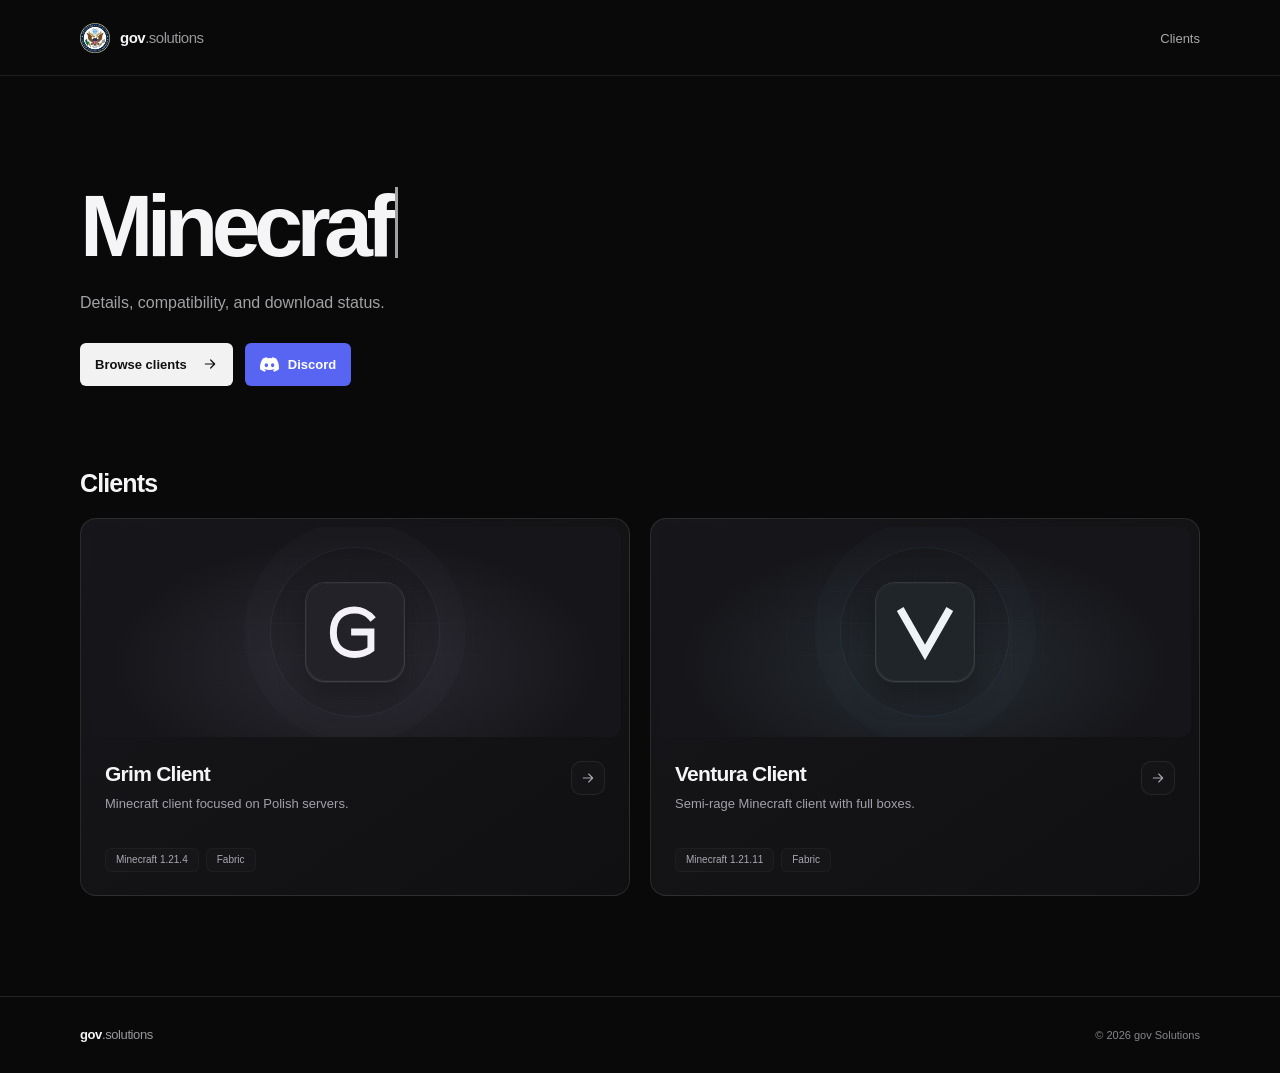
<file: index.html>
<!doctype html>
<html lang="en">
<head>
  <meta charset="utf-8">
  <meta name="viewport" content="width=device-width, initial-scale=1">
  <meta name="theme-color" content="#09090a">
  <meta name="description" content="Minecraft client information from gov Solutions.">
  <title>gov Solutions</title>
  <link rel="icon" href="icon.png" type="image/png">
  <link rel="stylesheet" href="style.css">
  <script>document.documentElement.classList.add('js');</script>
  <script src="app.js" defer></script>
</head>
<body class="page-home">
  <a class="skip-link" href="#main">Skip to content</a>
  <header class="site-header" id="top">
    <div class="shell header-inner">
      <a class="brand" href="index.html" aria-label="gov home">
        <img src="icon.png" width="32" height="32" alt="">
        <span>gov<span class="brand-suffix">.solutions</span></span>
      </a>
      <nav class="primary-nav" aria-label="Main navigation">
        <a href="#collection" class="nav-link">Clients</a>
      </nav>
    </div>
  </header>

  <main id="main">
    <section class="hero shell" aria-labelledby="hero-title">
      <div class="hero-content">
        <h1 id="hero-title" class="hero-title typewriter-title" aria-label="Minecraft clients — Get the advantage!">
          <span class="typewriter-space" aria-hidden="true">Minecraft clients</span>
          <span class="typewriter-space" aria-hidden="true">Get the advantage!</span>
          <span class="typewriter-line" aria-hidden="true"><span data-typewriter>Minecraft clients</span><span class="typewriter-caret"></span></span>
        </h1>
        <p class="hero-description">Details, compatibility, and download status.</p>
        <div class="hero-actions">
          <a class="button button-light" href="#collection">
            Browse clients
            <svg viewBox="0 0 24 24" fill="none" stroke="currentColor" stroke-width="1.8"
                 stroke-linecap="round" stroke-linejoin="round" aria-hidden="true">
              <path d="M5 12h14m-6-6 6 6-6 6"/>
            </svg>
          </a>
          <a class="button button-discord" href="https://discord.gg/5JbtuCEDcV" target="_blank" rel="noopener noreferrer">
            <svg viewBox="0 0 24 24" fill="currentColor" aria-hidden="true">
              <path d="M20.317 4.37a19.791 19.791 0 0 0-4.885-1.515.074.074 0 0 0-.079.037c-.211.375-.445.865-.608 1.25a18.27 18.27 0 0 0-5.487 0 12.64 12.64 0 0 0-.617-1.25.077.077 0 0 0-.079-.037A19.736 19.736 0 0 0 3.677 4.37a.07.07 0 0 0-.032.027C.533 9.046-.32 13.58.099 18.057a.082.082 0 0 0 .031.057 19.9 19.9 0 0 0 5.993 3.03.078.078 0 0 0 .084-.028c.462-.63.874-1.295 1.226-1.994a.076.076 0 0 0-.041-.106 13.107 13.107 0 0 1-1.872-.892.077.077 0 0 1-.008-.128c.126-.094.252-.192.372-.291a.074.074 0 0 1 .078-.01c3.928 1.793 8.18 1.793 12.061 0a.074.074 0 0 1 .079.009c.12.099.246.198.373.292a.077.077 0 0 1-.006.127 12.3 12.3 0 0 1-1.873.892.077.077 0 0 0-.04.107c.36.698.772 1.362 1.225 1.993a.076.076 0 0 0 .084.028 19.839 19.839 0 0 0 6.002-3.03.077.077 0 0 0 .032-.054c.5-5.177-.838-9.674-3.549-13.66a.061.061 0 0 0-.031-.03ZM8.02 15.331c-1.183 0-2.157-1.085-2.157-2.419 0-1.333.956-2.418 2.157-2.418 1.21 0 2.176 1.095 2.157 2.418 0 1.334-.956 2.419-2.157 2.419Zm7.975 0c-1.183 0-2.157-1.085-2.157-2.419 0-1.333.956-2.418 2.157-2.418 1.21 0 2.176 1.095 2.157 2.418 0 1.334-.946 2.419-2.157 2.419Z"/>
            </svg>
            Discord
          </a>
        </div>
      </div>
    </section>

    <section class="collection-section shell" id="collection" aria-labelledby="collection-title">
      <div class="section-heading">
        <h2 id="collection-title">Clients</h2>
      </div>
      <div class="client-grid">
        <a class="client-card grim" href="grimclient.html">
          <div class="card-stage">
            <div class="glass-icon" aria-hidden="true">
              <img src="https://avatars.githubusercontent.com/u/186226746?s=400&amp;v=4"
                   data-fallback="assets/grim-fallback.svg" width="160" height="160" alt=""
                   loading="lazy" decoding="async">
            </div>
          </div>
          <div class="card-details">
            <div class="card-copy">
              <h3>Grim Client</h3>
              <p>Minecraft client focused on Polish servers.</p>
            </div>
            <span class="card-arrow" aria-hidden="true">
              <svg viewBox="0 0 24 24" fill="none" stroke="currentColor" stroke-width="1.6"
                   stroke-linecap="round" stroke-linejoin="round">
                <path d="M5 12h14m-6-6 6 6-6 6"/>
              </svg>
            </span>
            <div class="card-tags">
              <span>Minecraft 1.21.4</span>
              <span>Fabric</span>
            </div>
          </div>
        </a>

        <a class="client-card ventura" href="venturaclient.html">
          <div class="card-stage">
            <div class="glass-icon" aria-hidden="true">
              <img src="https://yt3.googleusercontent.com/VVWOVDTtBhCbGWsZbbLXeOBXuLnVVND_FQGYo7EhwEugz4M9aGaPkD25Al47MJfNDKHe9gAX=s900-c-k-c0x00ffffff-no-rj"
                   data-fallback="assets/ventura-fallback.svg" width="160" height="160" alt=""
                   loading="lazy" decoding="async">
            </div>
          </div>
          <div class="card-details">
            <div class="card-copy">
              <h3>Ventura Client</h3>
              <p>Semi-rage Minecraft client with full boxes.</p>
            </div>
            <span class="card-arrow" aria-hidden="true">
              <svg viewBox="0 0 24 24" fill="none" stroke="currentColor" stroke-width="1.6"
                   stroke-linecap="round" stroke-linejoin="round">
                <path d="M5 12h14m-6-6 6 6-6 6"/>
              </svg>
            </span>
            <div class="card-tags">
              <span>Minecraft 1.21.11</span>
              <span>Fabric</span>
            </div>
          </div>
        </a>
      </div>
    </section>
  </main>

  <footer class="site-footer">
    <div class="shell footer-inner">
      <a class="footer-logo" href="#top">gov<span>.solutions</span></a>
      <span>© <span data-year>2026</span> gov Solutions</span>
    </div>
  </footer>
</body>
</html>
</file>
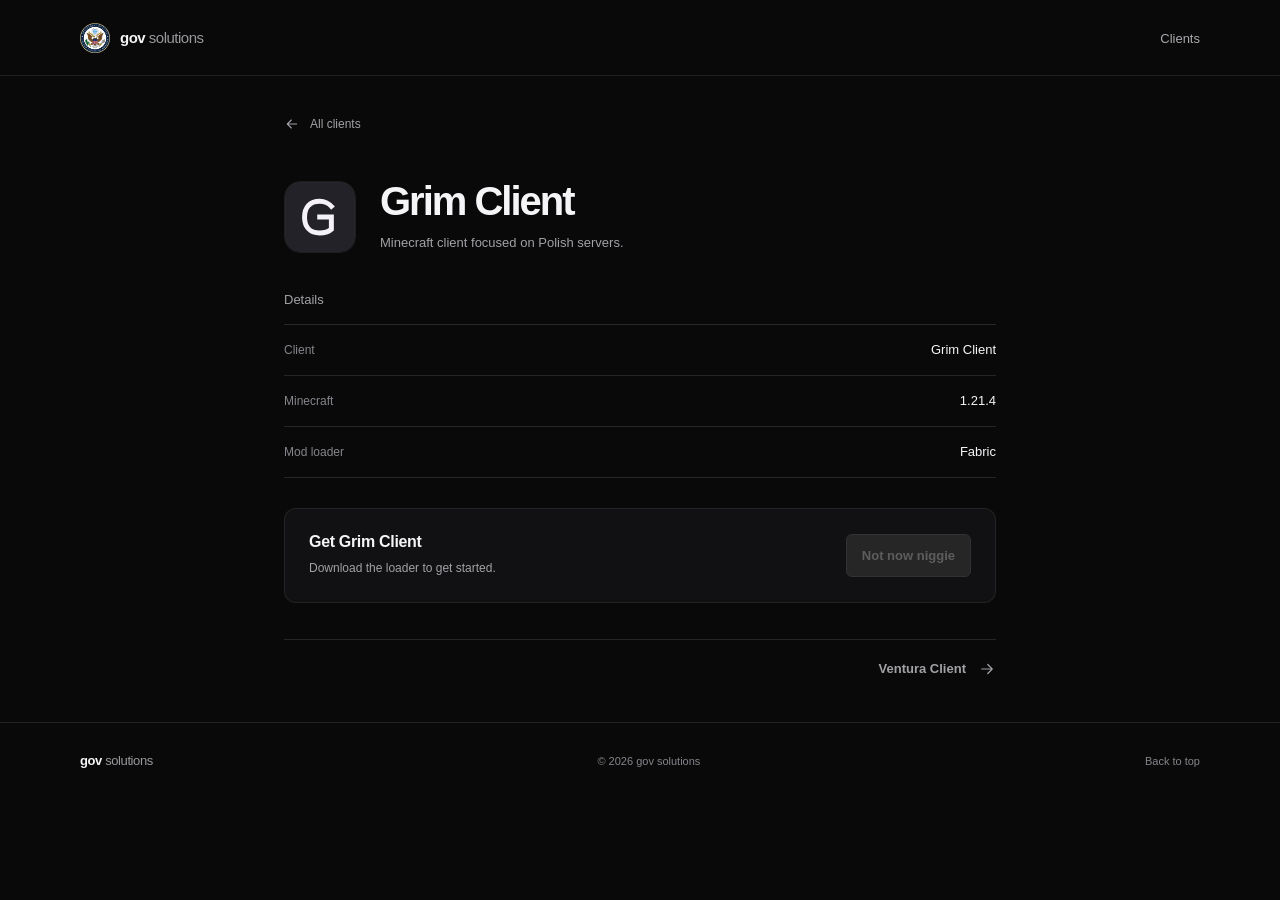
<file: grimclient.html>
<!doctype html>
<html lang="en">
<head>
  <meta charset="utf-8">
  <meta name="viewport" content="width=device-width, initial-scale=1">
  <meta name="theme-color" content="#09090a">
  <meta name="description" content="Grim Client details, compatibility, and download status.">
  <title>Grim Client — gov solutions</title>

  <link rel="icon" href="icon.png" type="image/png">
  <link rel="stylesheet" href="style.css">

  <style>
    .button.button-disabled {
      background: #333333 !important;
      color: #888888 !important;
      border: 1px solid #454545 !important;
      opacity: 0.65;
      cursor: not-allowed !important;
      pointer-events: none !important;
      box-shadow: none !important;
      transform: none !important;
      user-select: none;
    }

    .button.button-disabled:hover,
    .button.button-disabled:active {
      background: #333333 !important;
      color: #888888 !important;
      transform: none !important;
      box-shadow: none !important;
    }
  </style>

  <script>
    document.documentElement.classList.add('js');
  </script>
  <script src="app.js" defer></script>
</head>

<body class="page-detail detail-grim">

  <a class="skip-link" href="#main">
    Skip to content
  </a>

  <header class="site-header" id="top">
    <div class="shell header-inner">

      <a class="brand" href="index.html" aria-label="gov solutions home">
        <img src="icon.png" width="32" height="32" alt="">
        <span>gov<span class="brand-suffix"> solutions</span></span>
      </a>

      <nav class="primary-nav" aria-label="Main navigation">
        <a href="index.html#collection" class="nav-link">
          Clients
        </a>
      </nav>

    </div>
  </header>

  <main id="main">

    <section class="detail-intro shell" aria-labelledby="detail-title">

      <a class="back-link" href="index.html#collection">
        <svg
          viewBox="0 0 24 24"
          fill="none"
          stroke="currentColor"
          stroke-width="1.6"
          stroke-linecap="round"
          stroke-linejoin="round"
          aria-hidden="true"
        >
          <path d="M19 12H5m6 6-6-6 6-6"/>
        </svg>
        All clients
      </a>

      <div class="client-summary">

        <img
          class="detail-image"
          src="https://avatars.githubusercontent.com/u/186226746?s=400&amp;v=4"
          data-fallback="assets/grim-fallback.svg"
          width="160"
          height="160"
          alt=""
          decoding="async"
        >

        <div class="detail-heading-row compact-heading">
          <h1 id="detail-title" class="detail-title">
            Grim Client
          </h1>

          <p class="detail-intro-copy">
            Minecraft client focused on Polish servers.
          </p>
        </div>

      </div>

    </section>

    <section class="detail-information shell" aria-labelledby="details-title">

      <div class="detail-about">
        <h2 id="details-title">Details</h2>
      </div>

      <dl class="spec-list">

        <div class="spec-row">
          <dt>Client</dt>
          <dd>Grim Client</dd>
        </div>

        <div class="spec-row">
          <dt>Minecraft</dt>
          <dd>1.21.4</dd>
        </div>

        <div class="spec-row">
          <dt>Mod loader</dt>
          <dd>Fabric</dd>
        </div>

      </dl>

    </section>
    <section class="download-panel shell">

      <div>
        <h2>Get Grim Client</h2>
        <p>Download the loader to get started.</p>
      </div>

      <div>
        <button
          class="button button-disabled"
          type="button"
          disabled
          aria-disabled="true"
        >
          Not now niggie
        </button>
      </div>

    </section>

    <nav class="detail-next shell" aria-label="Other client">

      <a href="venturaclient.html">
        Ventura Client

        <svg
          viewBox="0 0 24 24"
          fill="none"
          stroke="currentColor"
          stroke-width="1.6"
          stroke-linecap="round"
          stroke-linejoin="round"
          aria-hidden="true"
        >
          <path d="M5 12h14m-6-6 6 6-6 6"/>
        </svg>

      </a>

    </nav>

  </main>

  <footer class="site-footer">

    <div class="shell footer-inner">

      <a class="footer-logo" href="index.html">
        gov<span> solutions</span>
      </a>

      <span>
        © <span data-year>2026</span> gov solutions
      </span>

      <a href="#top">Back to top</a>

    </div>

  </footer>

</body>
</html>
</file>
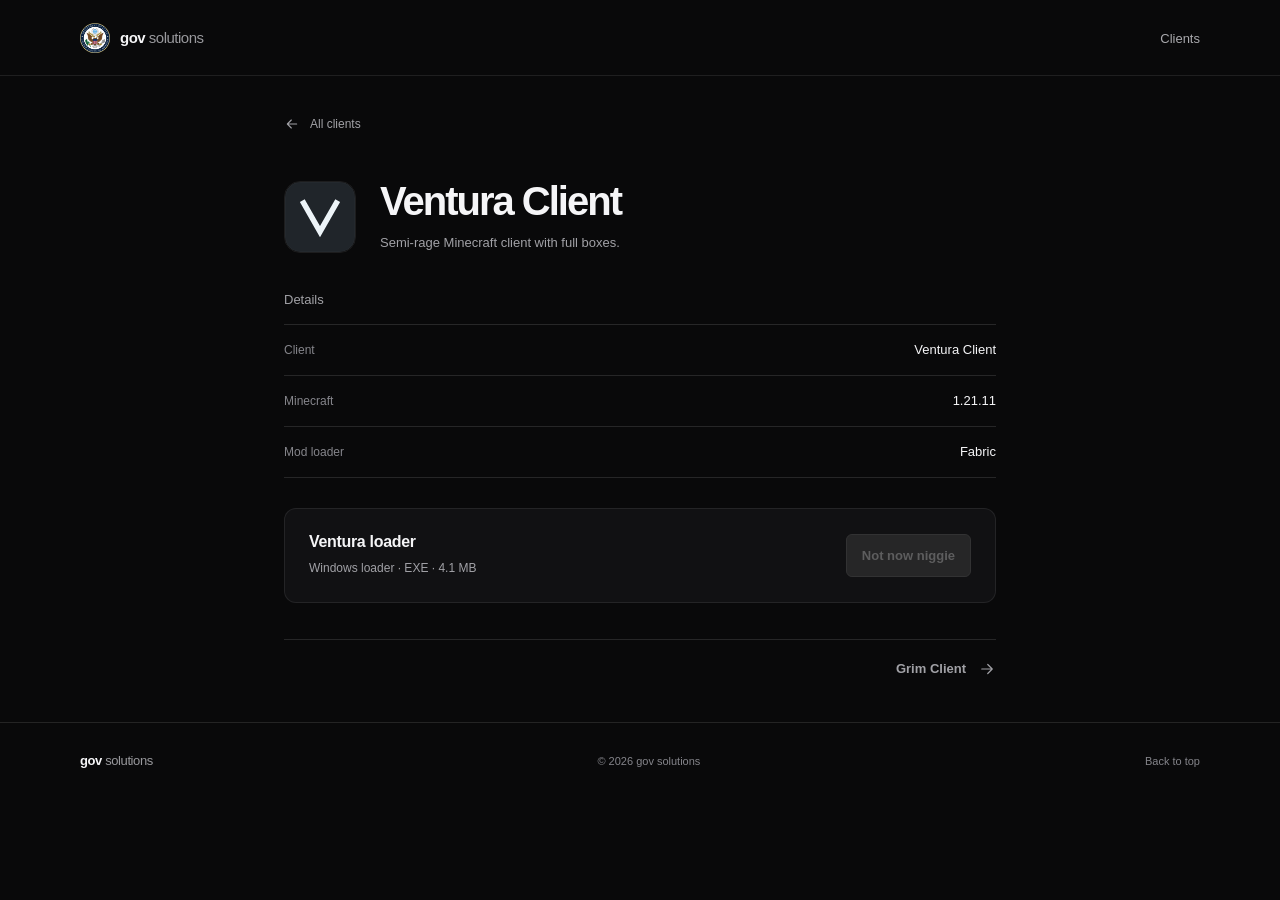
<file: venturaclient.html>
<!doctype html>
<html lang="en">
<head>
  <meta charset="utf-8">
  <meta name="viewport" content="width=device-width, initial-scale=1">
  <meta name="theme-color" content="#09090a">
  <meta name="description" content="Ventura Client details, compatibility, and download status.">
  <title>Ventura Client — gov solutions</title>

  <link rel="icon" href="icon.png" type="image/png">
  <link rel="stylesheet" href="style.css">

  <style>
    .button.button-disabled {
      background: #333333 !important;
      color: #888888 !important;
      border: 1px solid #454545 !important;
      opacity: 0.65;
      cursor: not-allowed !important;
      pointer-events: none !important;
      box-shadow: none !important;
      transform: none !important;
      user-select: none;
    }

    .button.button-disabled:hover,
    .button.button-disabled:active {
      background: #333333 !important;
      color: #888888 !important;
      transform: none !important;
      box-shadow: none !important;
    }
  </style>

  <script>
    document.documentElement.classList.add('js');
  </script>
  <script src="app.js" defer></script>
</head>

<body class="page-detail detail-ventura">

  <a class="skip-link" href="#main">
    Skip to content
  </a>

  <header class="site-header" id="top">
    <div class="shell header-inner">

      <a class="brand" href="index.html" aria-label="gov solutions home">
        <img src="icon.png" width="32" height="32" alt="">
        <span>gov<span class="brand-suffix"> solutions</span></span>
      </a>

      <nav class="primary-nav" aria-label="Main navigation">
        <a href="index.html#collection" class="nav-link">
          Clients
        </a>
      </nav>

    </div>
  </header>

  <main id="main">

    <section class="detail-intro shell" aria-labelledby="detail-title">

      <a class="back-link" href="index.html#collection">
        <svg
          viewBox="0 0 24 24"
          fill="none"
          stroke="currentColor"
          stroke-width="1.6"
          stroke-linecap="round"
          stroke-linejoin="round"
          aria-hidden="true"
        >
          <path d="M19 12H5m6 6-6-6 6-6"/>
        </svg>
        All clients
      </a>

      <div class="client-summary">

        <img
          class="detail-image"
          src="https://yt3.googleusercontent.com/VVWOVDTtBhCbGWsZbbLXeOBXuLnVVND_FQGYo7EhwEugz4M9aGaPkD25Al47MJfNDKHe9gAX=s900-c-k-c0x00ffffff-no-rj"
          data-fallback="assets/ventura-fallback.svg"
          width="160"
          height="160"
          alt=""
          decoding="async"
        >

        <div class="detail-heading-row compact-heading">
          <h1 id="detail-title" class="detail-title">
            Ventura Client
          </h1>
          <p class="detail-intro-copy">
            Semi-rage Minecraft client with full boxes.
          </p>
        </div>

      </div>
    </section>

    <section class="detail-information shell" aria-labelledby="details-title">

      <div class="detail-about">
        <h2 id="details-title">Details</h2>
      </div>

      <dl class="spec-list">

        <div class="spec-row">
          <dt>Client</dt>
          <dd>Ventura Client</dd>
        </div>

        <div class="spec-row">
          <dt>Minecraft</dt>
          <dd>1.21.11</dd>
        </div>

        <div class="spec-row">
          <dt>Mod loader</dt>
          <dd>Fabric</dd>
        </div>

      </dl>

    </section>

    <section class="download-panel shell">

      <div>
        <h2>Ventura loader</h2>
        <p>Windows loader · EXE · 4.1 MB</p>
      </div>

      <div>
        <button
          class="button button-disabled"
          type="button"
          disabled
          aria-disabled="true"
        >
          Not now niggie
        </button>
      </div>

    </section>

    <nav class="detail-next shell" aria-label="Other client">

      <a href="grimclient.html">
        Grim Client

        <svg
          viewBox="0 0 24 24"
          fill="none"
          stroke="currentColor"
          stroke-width="1.6"
          stroke-linecap="round"
          stroke-linejoin="round"
          aria-hidden="true"
        >
          <path d="M5 12h14m-6-6 6 6-6 6"/>
        </svg>

      </a>

    </nav>

  </main>

  <footer class="site-footer">

    <div class="shell footer-inner">

      <a class="footer-logo" href="index.html">
        gov<span> solutions</span>
      </a>

      <span>
        © <span data-year>2026</span> gov solutions
      </span>

      <a href="#top">Back to top</a>

    </div>

  </footer>

</body>
</html>
</file>
<file: style.css>
:root {
  color-scheme: dark;
  --background: #09090a;
  --surface: #111113;
  --ink: #f5f5f7;
  --dim: #a1a1a6;
  --muted: #85858b;
  --rule: rgba(255, 255, 255, .12);
  font-family: -apple-system, BlinkMacSystemFont, "SF Pro Display", "SF Pro Text", "Helvetica Neue", Inter, Arial, sans-serif;
  -webkit-font-smoothing: antialiased;
  font-synthesis: none;
}

*, *::before, *::after { box-sizing: border-box; }
html { scroll-behavior: smooth; scroll-padding-top: 88px; }
body { margin: 0; min-width: 320px; overflow-x: hidden; background: var(--background); color: var(--ink); }
a { color: inherit; text-decoration: none; -webkit-tap-highlight-color: transparent; }
a:focus-visible { outline: 2px solid #d2d2d7; outline-offset: 4px; border-radius: 3px; }
img { max-width: 100%; }
::selection { background: #dddde2; color: #111; }
.shell { width: min(1120px, calc(100% - 64px)); margin-inline: auto; }

.skip-link { position: absolute; z-index: 10; top: -100px; left: 16px; padding: 11px 16px; background: white; color: #111; }
.skip-link:focus { top: 12px; }


.js .site-header { animation: header-enter .65s cubic-bezier(.2, .75, .25, 1) both; }
.js main { animation: content-enter 1s cubic-bezier(.2, .75, .25, 1) 80ms both; }
.js .site-footer { animation: content-enter 1s ease 180ms both; }
@keyframes header-enter {
  from { opacity: 0; transform: translateY(-10px); }
  to { opacity: 1; transform: translateY(0); }
}
@keyframes content-enter {
  from { opacity: 0; transform: translateY(12px); }
  to { opacity: 1; transform: translateY(0); }
}

.js .scroll-reveal { opacity: 0; transform: translate3d(0, 22px, 0) scale(.985); transition: opacity .7s cubic-bezier(.2, .75, .25, 1), transform .7s cubic-bezier(.2, .75, .25, 1); transition-delay: var(--reveal-delay, 0ms); }
.js .scroll-reveal.is-visible { opacity: 1; transform: translate3d(0, 0, 0) scale(1); }
.js .client-card.scroll-reveal.is-visible:hover { transform: translate3d(0, -4px, 0) scale(1); }

.site-header { position: relative; z-index: 6; height: 76px; border-bottom: 1px solid rgba(255, 255, 255, .09); }
.header-inner { height: 100%; display: flex; align-items: center; gap: 24px; }
.brand { display: inline-flex; align-items: center; gap: 10px; font-size: 15px; font-weight: 650; letter-spacing: -.5px; white-space: nowrap; }
.brand img { display: block; width: 30px; height: 30px; border-radius: 7px; }
.brand-suffix, .footer-logo span { color: #99999d; font-weight: 500; }
.primary-nav { margin-left: auto; }
.nav-link { color: #a9a9ad; font-size: 13px; transition: color .2s ease; }
.nav-link:hover, .nav-link:focus-visible { color: white; }

.hero { padding: 104px 0 82px; }
.hero-title { margin: 0 0 18px; font-size: clamp(52px, 7.5vw, 88px); font-weight: 600; letter-spacing: -.075em; line-height: 1.05; }
.hero-description { max-width: 560px; margin: 0; color: var(--dim); font-size: 16px; line-height: 1.65; }
.hero-actions { display: flex; align-items: center; gap: 20px; margin-top: 26px; }
.button { min-height: 43px; display: inline-flex; align-items: center; justify-content: center; gap: 15px; padding: 0 15px; border-radius: 6px; font-size: 13px; font-weight: 600; transition: background .2s, color .2s, transform .2s, box-shadow .2s; }
.button svg { width: 16px; height: 16px; }
.button-light { color: #111113; background: #f2f2f3; }
.button-light:hover { transform: translateY(-2px); background: #fff; box-shadow: 0 5px 16px rgba(255, 255, 255, .1); }

.collection-section { padding-bottom: 100px; }
.section-heading { margin-bottom: 20px; }
.section-heading h2, .detail-about h2 { margin: 0; font-size: 25px; font-weight: 560; letter-spacing: -.035em; line-height: 1.2; }
.client-grid { display: grid; grid-template-columns: repeat(2, minmax(0, 1fr)); gap: 20px; }
.client-card { --card-accent: 165, 154, 191; display: block; min-width: 0; overflow: hidden; border: 1px solid rgba(255,255,255,.1); border-radius: 16px; background: linear-gradient(145deg, #17171b, #101012); transition: border-color .25s, box-shadow .25s; }
.client-card.ventura { --card-accent: 125, 170, 193; }
.client-card:hover, .client-card:focus-visible { border-color: rgba(var(--card-accent), .45); box-shadow: 0 16px 40px #0004; }
.client-card:focus-visible { border-radius: 16px; }
.card-stage { position: relative; height: 210px; display: grid; place-items: center; overflow: hidden; margin: 8px 8px 0; border-radius: 10px; background: radial-gradient(ellipse at 50% 65%, rgba(var(--card-accent), .15), transparent 65%), #16161a; }
.card-stage::before { content: ''; position: absolute; inset: 0; background-image: linear-gradient(#ffffff05 1px, transparent 1px), linear-gradient(90deg, #ffffff05 1px, transparent 1px); background-size: 32px 32px; mask-image: radial-gradient(ellipse, #000, transparent 75%); pointer-events: none; }
.card-stage::after { content: ''; position: absolute; width: 170px; height: 170px; border: 1px solid rgba(var(--card-accent), .09); border-radius: 50%; box-shadow: 0 0 0 26px rgba(var(--card-accent), .025); pointer-events: none; }
.glass-icon { position: relative; z-index: 1; width: 100px; aspect-ratio: 1; overflow: hidden; border-radius: 20px; border: 1px solid #ffffff1c; box-shadow: 0 12px 28px #0005, 0 1px 0 #ffffff12; transition: transform .4s cubic-bezier(.2, .75, .25, 1); }
.client-card:hover .glass-icon, .client-card:focus-visible .glass-icon { transform: translateY(-3px) rotate(-3deg); }
.glass-icon img { display: block; width: 100%; height: 100%; border-radius: inherit; object-fit: cover; }
.card-details { min-height: 158px; display: grid; grid-template-columns: minmax(0, 1fr) auto; column-gap: 16px; grid-template-rows: auto 1fr; align-items: start; padding: 23px 24px; }
.card-copy h3 { margin: 0 0 7px; font-size: 21px; font-weight: 580; letter-spacing: -.035em; line-height: 1.3; }
.card-copy p { margin: 0; color: #a1a1aa; font-size: 13px; line-height: 1.6; }
.card-arrow { width: 34px; height: 34px; display: grid; place-items: center; margin-top: 1px; border: 1px solid #ffffff12; border-radius: 10px; background: #ffffff04; color: #a8a8b1; transition: color .2s, background .2s, border-color .2s; }
.card-arrow svg { width: 16px; height: 16px; transition: transform .2s; }
.client-card:hover .card-arrow, .client-card:focus-visible .card-arrow { color: #f5f5f7; background: rgba(var(--card-accent), .15); border-color: rgba(var(--card-accent), .25); }
.client-card:hover .card-arrow svg, .client-card:focus-visible .card-arrow svg { transform: rotate(-35deg); }
.card-tags { grid-column: 1 / -1; align-self: end; display: flex; flex-wrap: wrap; gap: 7px; margin-top: 20px; }
.card-tags span { padding: 6px 10px; border: 1px solid #ffffff09; border-radius: 6px; background: #ffffff04; color: #a8a8b2; font-size: 10px; line-height: 1; }

.site-footer { border-top: 1px solid rgba(255, 255, 255, .11); }
.footer-inner { min-height: 76px; display: flex; justify-content: space-between; align-items: center; gap: 24px; }
.footer-logo { font-size: 13px; font-weight: 650; letter-spacing: -.4px; }
.footer-inner > span, .footer-inner > a:last-child { color: #85858b; font-size: 11px; }
.footer-inner > a:last-child:hover { color: #eee; }

.detail-intro { padding-top: 38px; }
.back-link { display: inline-flex; align-items: center; gap: 10px; color: var(--dim); font-size: 12px; transition: color .2s; }
.back-link:hover { color: white; }
.back-link svg { width: 16px; height: 16px; }
.detail-heading-row { display: flex; align-items: end; justify-content: space-between; gap: 32px; margin: 52px 0 28px; }
.detail-title { margin: 0; font-size: clamp(42px, 6vw, 72px); font-weight: 600; letter-spacing: -.065em; line-height: 1.08; }
.detail-intro-copy { max-width: 300px; margin: 0 0 5px; color: var(--dim); font-size: 14px; line-height: 1.6; }
.detail-stage { height: 280px; display: grid; place-items: center; overflow: hidden; border: 1px solid rgba(255, 255, 255, .1); border-radius: 10px; }
.grim-stage { background: #17171a; }
.ventura-stage { background: #161a1d; }
.detail-image { display: block; width: 120px; height: 120px; border-radius: 18px; object-fit: cover; }
.detail-information { display: grid; grid-template-columns: .55fr 1fr; gap: clamp(40px, 7vw, 90px); padding: 68px 0 76px; }
.spec-list { margin: 0; border-top: 1px solid var(--rule); }
.spec-row { min-height: 60px; display: flex; justify-content: space-between; align-items: center; gap: 20px; border-bottom: 1px solid var(--rule); }
.spec-row dt { color: var(--muted); font-size: 12px; }
.spec-row dd { margin: 0; font-size: 13px; font-weight: 540; text-align: right; }
.download-button { min-height: 36px; padding: 0 12px; border: 1px solid rgba(255, 255, 255, .16); border-radius: 6px; background: #171719; color: #85858b; font: inherit; font-size: 12px; }
.download-button:disabled { cursor: not-allowed; opacity: 1; }
.download-button-link { display: inline-flex; align-items: center; color: var(--ink); transition: background .2s, border-color .2s; }
.download-button-link:hover { border-color: rgba(255, 255, 255, .35); background: #202023; }
.detail-next { display: flex; justify-content: flex-end; padding: 0 0 62px; border-top: 1px solid var(--rule); }
.detail-next > a { display: inline-flex; align-items: center; gap: 12px; margin-top: 20px; font-size: 16px; font-weight: 560; }
.detail-next > a svg { width: 18px; height: 18px; transition: transform .2s ease; }
.detail-next > a:hover svg { transform: translateX(3px); }

@media (max-width: 940px) {
  .hero { padding: 88px 0 68px; }
  .card-stage { height: 200px; }
  .card-details { padding: 20px; }
  .detail-heading-row { align-items: start; flex-direction: column; gap: 12px; }
}

@media (max-width: 660px) {
  html { scroll-padding-top: 72px; }
  .shell { width: calc(100% - 38px); }
  .site-header { height: 72px; }
  .brand { gap: 8px; font-size: 14px; }
  .brand img { width: 28px; height: 28px; }
  .hero { padding: 78px 0 60px; }
  .hero-title { font-size: clamp(44px, 11vw, 66px); }
  .hero-description { font-size: 14px; }
  .hero-actions { margin-top: 22px; }
  .collection-section { padding-bottom: 72px; }
  .client-grid { grid-template-columns: 1fr; gap: 14px; }
  .card-stage { height: 190px; }
  .glass-icon { width: 100px; }
  .card-details { min-height: 0; padding: 18px; }
  .footer-inner { min-height: 100px; flex-wrap: wrap; gap: 12px; padding: 20px 0; }
  .footer-inner > span { order: 3; width: 100%; }
  .detail-intro { padding-top: 28px; }
  .detail-heading-row { gap: 10px; margin: 42px 0 22px; }
  .detail-title { font-size: clamp(38px, 9vw, 58px); }
  .detail-stage { height: 220px; }
  .detail-information { grid-template-columns: 1fr; gap: 20px; padding: 48px 0 58px; }
  .detail-next { padding-bottom: 48px; }
}

@media (max-width: 390px) {
  .brand-suffix { display: none; }
  .card-details { padding: 16px; }
  .card-copy h3 { font-size: 19px; }
}

@media (prefers-reduced-motion: reduce) {
  html { scroll-behavior: auto; }
  *, *::before, *::after {
    animation-duration: .01ms !important;
    animation-iteration-count: 1 !important;
    transition-duration: .01ms !important;
  }
  .js .scroll-reveal { opacity: 1; transform: none; }
}

/* Compact client details */
.page-detail main { max-width: 760px; margin: 0 auto; }
.page-detail main .shell { width: calc(100% - 48px); }
.page-detail .detail-intro { padding-top: 40px; }
.client-summary { display: flex; align-items: center; gap: 24px; margin: 44px 0 0; }
.client-summary .detail-image { width: 72px; height: 72px; border-radius: 16px; border: 1px solid #ffffff15; flex-shrink: 0; }
.client-summary .compact-heading { display: block; margin: 0; }
.page-detail .detail-title { font-size: clamp(30px, 5vw, 40px); letter-spacing: -.05em; }
.page-detail .detail-intro-copy { max-width: none; margin: 10px 0 0; font-size: 13px; }
.page-detail .detail-information { display: block; padding: 38px 0 30px; }
.page-detail .detail-about h2 { font-size: 13px; font-weight: 500; color: var(--dim); margin-bottom: 16px; letter-spacing: 0; }
.page-detail .spec-row { min-height: 51px; }
.download-panel { display: flex; align-items: center; justify-content: space-between; gap: 24px; padding: 24px; border: 1px solid #ffffff14; border-radius: 12px; background: #111113; margin-bottom: 36px; }
.download-panel h2 { font-size: 16px; font-weight: 550; margin: 0 0 8px; letter-spacing: -.02em; }
.download-panel p { font-size: 12px; line-height: 1.6; color: var(--dim); margin: 0; }
.download-panel .button { white-space: nowrap; font-family: inherit; border: 0; cursor: pointer; }
.download-panel .button:disabled { cursor: not-allowed; color: #aaa; background: #222225; }
.page-detail .detail-next { padding-bottom: 44px; }
.page-detail .detail-next > a { font-size: 13px; color: var(--dim); }
.captcha-dialog { width: min(420px, calc(100% - 32px)); padding: 28px; border: 1px solid #ffffff26; border-radius: 16px; color: var(--ink); background: #141416; box-shadow: 0 24px 100px #0009; }
.captcha-dialog::backdrop { background: #000a; backdrop-filter: blur(5px); }
.captcha-heading { display: flex; align-items: center; justify-content: space-between; color: var(--muted); font-size: 10px; letter-spacing: .14em; }
.captcha-dialog h2 { font-size: 24px; letter-spacing: -.04em; margin: 18px 0 10px; }
.captcha-dialog p { font-size: 13px; color: var(--dim); line-height: 1.6; }
.captcha-dialog label { display: block; margin: 24px 0 12px; font-size: 23px; font-variant-numeric: tabular-nums; }
.captcha-dialog input { width: 100%; padding: 12px; border: 1px solid #ffffff30; border-radius: 7px; background: #09090a; color: white; font: inherit; }
.captcha-dialog input[aria-invalid="true"] { border-color: #e89292; }
.captcha-dialog #captcha-error { min-height: 21px; color: #efa5a5; }
.captcha-actions { display: flex; align-items: center; justify-content: space-between; gap: 12px; }
.captcha-dialog button { font-family: inherit; cursor: pointer; }
.captcha-close, .captcha-refresh { border: 0; background: transparent; color: var(--dim); }
.captcha-close { width: 32px; height: 32px; font-size: 24px; }
.captcha-refresh { padding: 10px 0; font-size: 12px; }
.captcha-actions .button { border: 0; font-size: 12px; }
button:focus-visible, input:focus-visible { outline: 2px solid #d2d2d7; outline-offset: 4px; }
@media (max-width: 520px) {
 .client-summary { align-items: flex-start; gap: 16px; }
 .client-summary .detail-image { width: 56px; height: 56px; border-radius: 12px; }
 .download-panel { flex-direction: column; align-items: stretch; padding: 20px; }
 .download-panel .button { width: 100%; }
 .captcha-dialog { padding: 22px; }
}

/* Reserve both headline sizes so typing never moves the content below. */
.typewriter-title { display: grid; }
.typewriter-title > span { grid-area: 1 / 1; min-width: 0; }
.typewriter-space { visibility: hidden; pointer-events: none; padding-right: .16em; }
.typewriter-line { overflow-wrap: normal; }
.typewriter-caret { display: none; width: .035em; height: .8em; margin-left: .07em; vertical-align: -.02em; background: #a1a1a6; }
.js .typewriter-caret { display: inline-block; animation: caret-blink 1s step-end infinite; }
@keyframes caret-blink { 50% { opacity: 0; } }
@media (prefers-reduced-motion: reduce) { .js .typewriter-caret { display: none; } }

/* Motion system: subtle depth, responsive feedback, native page transitions. */
@view-transition { navigation: auto; }
@keyframes page-out { to { opacity: 0; transform: translateY(-6px); } }
@keyframes page-in { from { opacity: 0; transform: translateY(10px); } }
::view-transition-old(root) { animation: page-out .18s ease-in both; }
::view-transition-new(root) { animation: page-in .32s cubic-bezier(.2,.75,.25,1) both; }
.js .hero-description { animation: content-enter .75s ease .18s both; }
.js .hero-actions { animation: content-enter .75s ease .28s both; }
.brand img { transition: transform .3s ease, box-shadow .3s ease; }
.brand:hover img { transform: rotate(-6deg) scale(1.06); box-shadow: 0 4px 16px #ffffff12; }
.nav-link, .back-link, .footer-logo, .detail-next > a { transition: color .2s, opacity .2s, transform .25s; }
.nav-link { position: relative; }
.nav-link::after { content: ''; position: absolute; left: 0; right: 0; bottom: -7px; height: 1px; background: currentColor; transform: scaleX(0); transform-origin: left; transition: transform .25s ease; }
.nav-link:hover::after, .nav-link:focus-visible::after { transform: scaleX(1); }
.back-link:hover { transform: translateX(-3px); }
.button { position: relative; overflow: hidden; }
.button::after { content: ''; position: absolute; inset: 0; background: linear-gradient(110deg, transparent 25%, #ffffff38 48%, transparent 70%); transform: translateX(-130%); pointer-events: none; }
.button:hover::after, .button:focus-visible::after { transform: translateX(130%); transition: transform .65s ease; }
.button:disabled::after { display: none; }
.button:active:not(:disabled) { transform: translateY(1px) scale(.97); }
.button svg { transition: transform .25s ease; }
.button:hover svg { transform: translateX(3px); }
.client-card { position: relative; isolation: isolate; }
.client-card::after { content: ''; position: absolute; z-index: 2; inset: 0; border-radius: inherit; pointer-events: none; opacity: 0; background: radial-gradient(280px circle at var(--pointer-x,50%) var(--pointer-y,50%), rgba(var(--card-accent), .09), transparent 75%); transition: opacity .3s; }
.client-card.pointer-active::after { opacity: 1; }
.js .client-card.scroll-reveal { transition: opacity .7s ease, transform .4s cubic-bezier(.2,.75,.25,1), border-color .25s, box-shadow .25s; transition-delay: var(--reveal-delay,0ms); }
.card-stage::after { transition: transform .6s ease, border-color .4s ease; }
.client-card:hover .card-stage::after { transform: scale(1.08); border-color: rgba(var(--card-accent),.22); }
.card-tags span { transition: background .25s, border-color .25s, color .25s; }
.client-card:hover .card-tags span { background: #ffffff08; border-color: #ffffff15; color: #c1c1ca; }
.download-panel { transition: border-color .25s, box-shadow .25s; }
.download-panel:focus-within, .download-panel:hover { border-color: #ffffff26; box-shadow: 0 8px 30px #0002; }
.spec-row { transition: background .25s; }
.spec-row:hover { background: #ffffff03; }
.captcha-dialog[open] { animation: dialog-enter .25s cubic-bezier(.2,.75,.25,1) both; }
.captcha-dialog[open]::backdrop { animation: backdrop-enter .25s ease both; }
@keyframes dialog-enter { from { opacity: 0; transform: translateY(12px) scale(.97); } to { opacity: 1; transform: none; } }
@keyframes backdrop-enter { from { opacity: 0; } to { opacity: 1; } }
.captcha-dialog input { transition: border-color .2s, box-shadow .2s; }
.captcha-dialog input:focus { box-shadow: 0 0 0 4px #ffffff06; }
.captcha-close { transition: color .2s, transform .2s; }
.captcha-close:hover { color: white; transform: rotate(90deg); }
.captcha-refresh:hover { color: white; }
@media (hover: hover) and (pointer: fine) and (prefers-reduced-motion: no-preference) {
 .js .client-card.scroll-reveal.is-visible.pointer-active { transform: perspective(1000px) translateY(-4px) rotateX(var(--lean-x,0deg)) rotateY(var(--lean-y,0deg)); }
}
@media (prefers-reduced-motion: reduce) {
 ::view-transition-old(root), ::view-transition-new(root) { animation: none; }
 .js .scroll-reveal { opacity: 1; transform: none; }
 .brand:hover img, .back-link:hover, .button:active:not(:disabled), .client-card:hover .glass-icon,
 .client-card:hover .card-stage::after, .captcha-close:hover { transform: none; }
 .js .client-card.scroll-reveal.is-visible:hover { transform: none; }
 .client-card::after, .button::after { display: none; }
}

.hero-actions { flex-wrap: wrap; gap: 12px; }
.button-discord { background: #5865f2; color: #fff; gap: 9px; }
.button-discord svg { width: 19px; height: 19px; flex-shrink: 0; }
.button-discord:hover { background: #4752c4; transform: translateY(-2px); box-shadow: 0 5px 20px #5865f230; }
@media (prefers-reduced-motion: reduce) { .button-discord:hover { transform: none; } }
</file>
